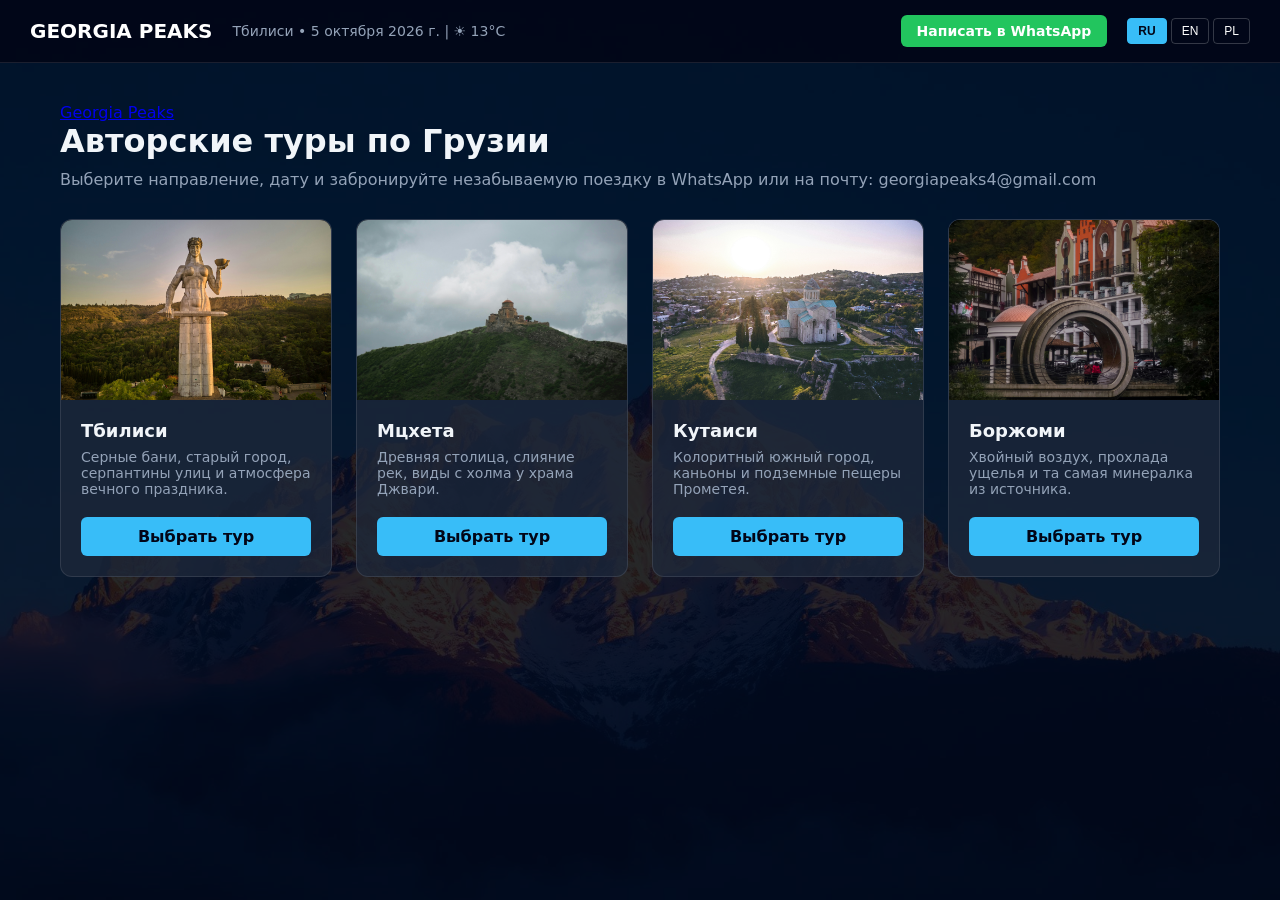
<file: guide.html>
<!DOCTYPE html>
<html lang="ru">
<head>
    <meta charset="UTF-8">
    <meta name="viewport" content="width=device-width, initial-scale=1.0">
    <title>Грузия: Туры и Путеводитель</title>
    <style>
        * { box-sizing: border-box; margin: 0; padding: 0; }
        body {
            font-family: system-ui, -apple-system, sans-serif;
            color: #f1f5f9;
            background-color: #020617;
            min-height: 100vh;
        }
        .page-background {
            position: fixed; top: 0; left: 0; width: 100vw; height: 100vh;
            background-image: url('images/kazbegi-bg.jpg');
            background-size: cover; background-position: center; z-index: -2;
        }
        .page-overlay {
            position: fixed; top: 0; left: 0; width: 100vw; height: 100vh;
            background: rgba(2, 6, 23, 0.85); z-index: -1;
        }
        .site-header {
            display: flex; justify-content: space-between; align-items: center;
            padding: 15px 30px; background: rgba(2, 6, 23, 0.9);
            border-bottom: 1px solid rgba(255, 255, 255, 0.1);
        }
        .header-left, .header-right { display: flex; align-items: center; gap: 20px; }
        .logo { font-weight: 700; font-size: 20px; color: #ffffff; text-decoration: none; }
        .weather-widget { color: #94a3b8; font-size: 14px; }
        .wa-header-btn {
            background-color: #22c55e; color: #ffffff; padding: 8px 16px;
            border-radius: 6px; text-decoration: none; font-weight: 600; font-size: 14px;
        }
        .wa-header-btn:hover { background-color: #16a34a; }
        .lang-switcher { display: flex; gap: 4px; }
        .lang-btn {
            background: transparent; border: 1px solid rgba(255, 255, 255, 0.2);
            color: #fff; padding: 5px 10px; border-radius: 4px; cursor: pointer; font-size: 12px;
        }
        .lang-btn.active, .lang-btn:hover { background: #38bdf8; border-color: #38bdf8; color: #020617; font-weight: 600; }
        .main-container { max-width: 1200px; margin: 0 auto; padding: 40px 20px; }
        .page-header-text { margin-bottom: 30px; }
        .page-header-text h1 { font-size: 32px; margin-bottom: 10px; }
        .page-header-text p { color: #94a3b8; font-size: 16px; }
        .destinations-grid {
            display: grid; grid-template-columns: repeat(auto-fit, minmax(260px, 1fr)); gap: 24px;
        }
        .destination-card {
            background: rgba(30, 41, 59, 0.75); border: 1px solid rgba(255, 255, 255, 0.1);
            border-radius: 12px; overflow: hidden; display: flex; flex-direction: column;
        }
        .card-img-wrapper { width: 100%; height: 180px; background-color: #000; }
        .card-img-wrapper img { width: 100%; height: 100%; object-fit: cover; }
        .card-body { padding: 20px; display: flex; flex-direction: column; flex-grow: 1; }
        .card-body h3 { margin-bottom: 8px; font-size: 18px; }
        .card-body p { margin-bottom: 20px; font-size: 14px; color: #94a3b8; flex-grow: 1; }
        .select-btn {
            background-color: #38bdf8; border: none; padding: 10px 16px;
            border-radius: 6px; font-weight: 600; color: #020617; text-decoration: none; text-align: center;
        }
        .select-btn:hover { background-color: #0ea5e9; }
        .back-link { display: inline-block; margin-bottom: 20px; color: #38bdf8; text-decoration: none; font-size: 14px; }
        .back-link:hover { text-decoration: underline; }
    </style>
</head>
<body>
    <div class="page-background"></div>
    <div class="page-overlay"></div>

    <header class="site-header">
        <div class="header-left">
            <a href="index.html" class="logo">GEORGIA PEAKS</a>
            <span class="weather-widget">Тбилиси • 5 октября 2026 г. | ☀️ 13°C</span>
        </div>
        <div class="header-right">
            <a href="https://wa.me/+48515979713" target="_blank" class="wa-header-btn" data-i18n="wa-btn">Написать в WhatsApp</a>
            <div class="lang-switcher">
                <button class="lang-btn active" onclick="setLang('ru')">RU</button>
                <button class="lang-btn" onclick="setLang('en')">EN</button>
                <button class="lang-btn" onclick="setLang('pl')">PL</button>
            </div>
        </div>
    </header>

    <main class="main-container">
        <a href="index.html" class="font-extrabold text-xl tracking-tight text-white flex items-center gap-2">
    <span class="w-3 h-3 bg-emerald-500 rounded-full inline-block"></span>
    Georgia <span class="text-emerald-500">Peaks</span>
</a>

        <div class="page-header-text">
            <h1 data-i18n="title">Авторские туры по Грузии</h1>
            <p data-i18n="subtitle">Выберите направление, дату и забронируйте незабываемую поездку в WhatsApp или на почту: georgiapeaks4@gmail.com</p>
        </div>

        <div class="destinations-grid">
            <div class="destination-card">
                <div class="card-img-wrapper"><img src="images/guide/tbilisi02.jpg" alt="Тбилиси"></div>
                <div class="card-body">
                    <h3>Тбилиси</h3>
                    <p data-i18n="tbilisi">Серные бани, старый город, серпантины улиц и атмосфера вечного праздника.</p>
                    <a href="https://wa.me/+48515979713" target="_blank" class="select-btn" data-i18n="btn">Выбрать тур</a>
                </div>
            </div>
            <div class="destination-card">
                <div class="card-img-wrapper"><img src="images/guide/Mtskheta06.jpg" alt="Мцхета"></div>
                <div class="card-body">
                    <h3>Мцхета</h3>
                    <p data-i18n="mtskheta">Древняя столица, слияние рек, виды с холма у храма Джвари.</p>
                    <a href="https://wa.me/+48515979713" target="_blank" class="select-btn" data-i18n="btn">Выбрать тур</a>
                </div>
            </div>
            <div class="destination-card">
                <div class="card-img-wrapper"><img src="images/guide/kutaisi02.jpg" alt="Кутаиси"></div>
                <div class="card-body">
                    <h3>Кутаиси</h3>
                    <p data-i18n="kutaisi">Колоритный южный город, каньоны и подземные пещеры Прометея.</p>
                    <a href="https://wa.me/+48515979713" target="_blank" class="select-btn" data-i18n="btn">Выбрать тур</a>
                </div>
            </div>
            <div class="destination-card">
                <div class="card-img-wrapper"><img src="images/guide/borjomi02.jpg" alt="Боржоми"></div>
                <div class="card-body">
                    <h3>Боржоми</h3>
                    <p data-i18n="borjomi">Хвойный воздух, прохлада ущелья и та самая минералка из источника.</p>
                    <a href="https://wa.me/+48515979713" target="_blank" class="select-btn" data-i18n="btn">Выбрать тур</a>
                </div>
            </div>
        </div>
    </main>

    <script>
        const dict = {
            ru: {
                wa: "Написать в WhatsApp", back: "← На главную хаба",
                title: "Авторские туры по Грузии",
                subtitle: "Выберите направление, дату и забронируйте незабываемую поездку в WhatsApp или на почту: georgiapeaks4@gmail.com",
                tbilisi: "Серные бани, старый город, серпантины улиц и атмосфера вечного праздника.",
                mtskheta: "Древняя столица, слияние рек, виды с холма у храма Джвари.",
                kutaisi: "Колоритный южный город, каньоны и подземные пещеры Прометея.",
                borjomi: "Хвойный воздух, прохлада ущелья и та самая минералка из источника.",
                btn: "Выбрать тур"
            },
            en: {
                wa: "Write on WhatsApp", back: "← Back to Hub",
                title: "Author's Tours in Georgia",
                subtitle: "Choose a destination, date and book an unforgettable trip via WhatsApp or email: georgiapeaks4@gmail.com",
                tbilisi: "Sulfur baths, old town, winding streets and the atmosphere of an eternal holiday.",
                mtskheta: "Ancient capital, confluence of rivers, views from the hill near Jvari monastery.",
                kutaisi: "Colorful southern city, canyons and Prometheus underground caves.",
                borjomi: "Pine air, gorge coolness and that very mineral water from the spring.",
                btn: "Select Tour"
            },
            pl: {
                wa: "Napisz na WhatsApp", back: "← Powrót do Hubu",
                title: "Autorskie wycieczki po Gruzji",
                subtitle: "Wybierz kierunek, datę i zarezerwuj niezapomnianą podróż przez WhatsApp lub e-mail: georgiapeaks4@gmail.com",
                tbilisi: "Łaźnie siarkowe, stare miasto, kręte uliczki i atmosfera wiecznego święta.",
                mtskheta: "Starożytna stolica, ujście rzek, widoki ze wzgórza koło klasztoru Dżwari.",
                kutaisi: "Kolorowe południowe miasto, kaniony i podziemne jaskinie Prometeusza.",
                borjomi: "Powietrze sosnowe, chłód wąwozu i ta słynna woda mineralna ze źródła.",
                btn: "Wybierz wycieczку"
            }
        };

        function setLang(lang) {
            document.querySelectorAll('.lang-btn').forEach(b => b.classList.remove('active'));
            event.target.classList.add('active');

            const t = dict[lang];
            document.querySelector('[data-i18n="wa-btn"]').textContent = t.wa;
            document.querySelector('[data-i18n="back"]').textContent = t.back;
            document.querySelector('[data-i18n="title"]').textContent = t.title;
            document.querySelector('[data-i18n="subtitle"]').textContent = t.subtitle;
            document.querySelector('[data-i18n="tbilisi"]').textContent = t.tbilisi;
            document.querySelector('[data-i18n="mtskheta"]').textContent = t.mtskheta;
            document.querySelector('[data-i18n="kutaisi"]').textContent = t.kutaisi;
            document.querySelector('[data-i18n="borjomi"]').textContent = t.borjomi;
            document.querySelectorAll('[data-i18n="btn"]').forEach(el => el.textContent = t.btn);
        }
    </script>
</body>
</html>
</file>
